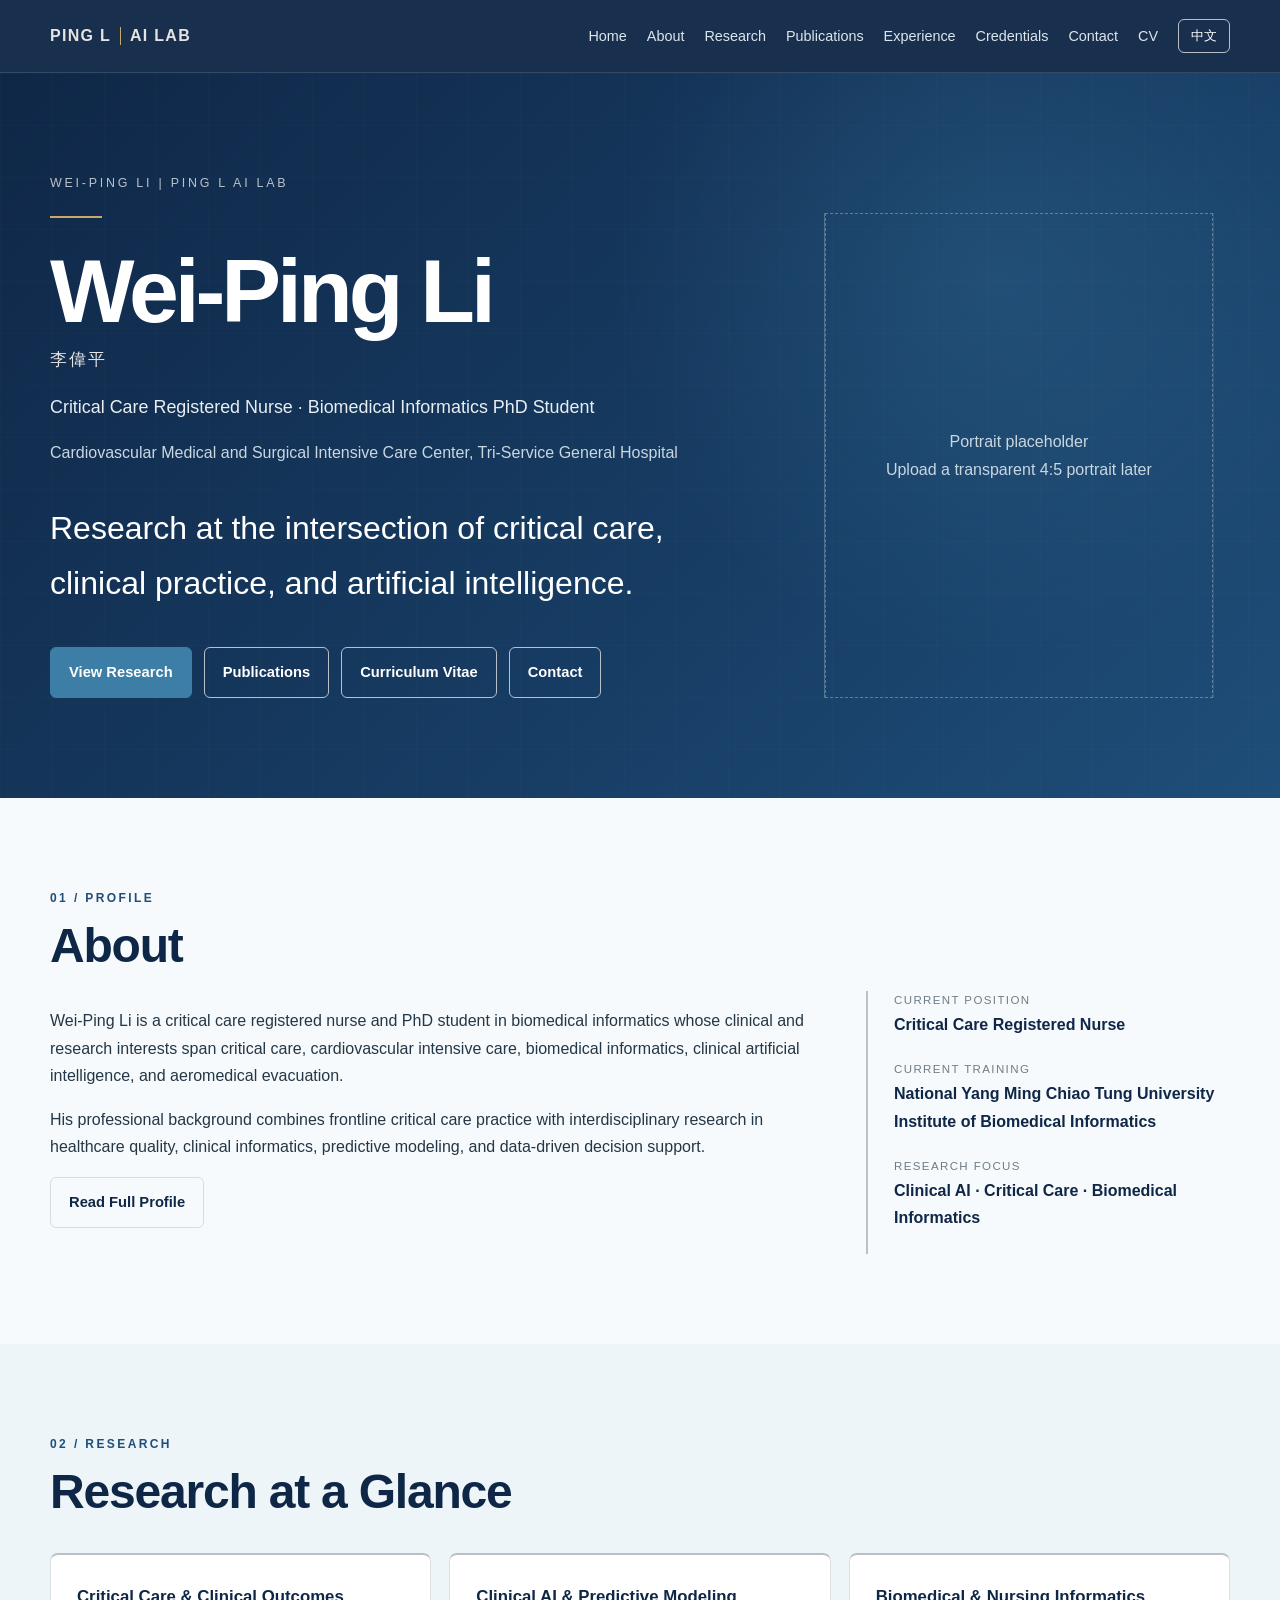
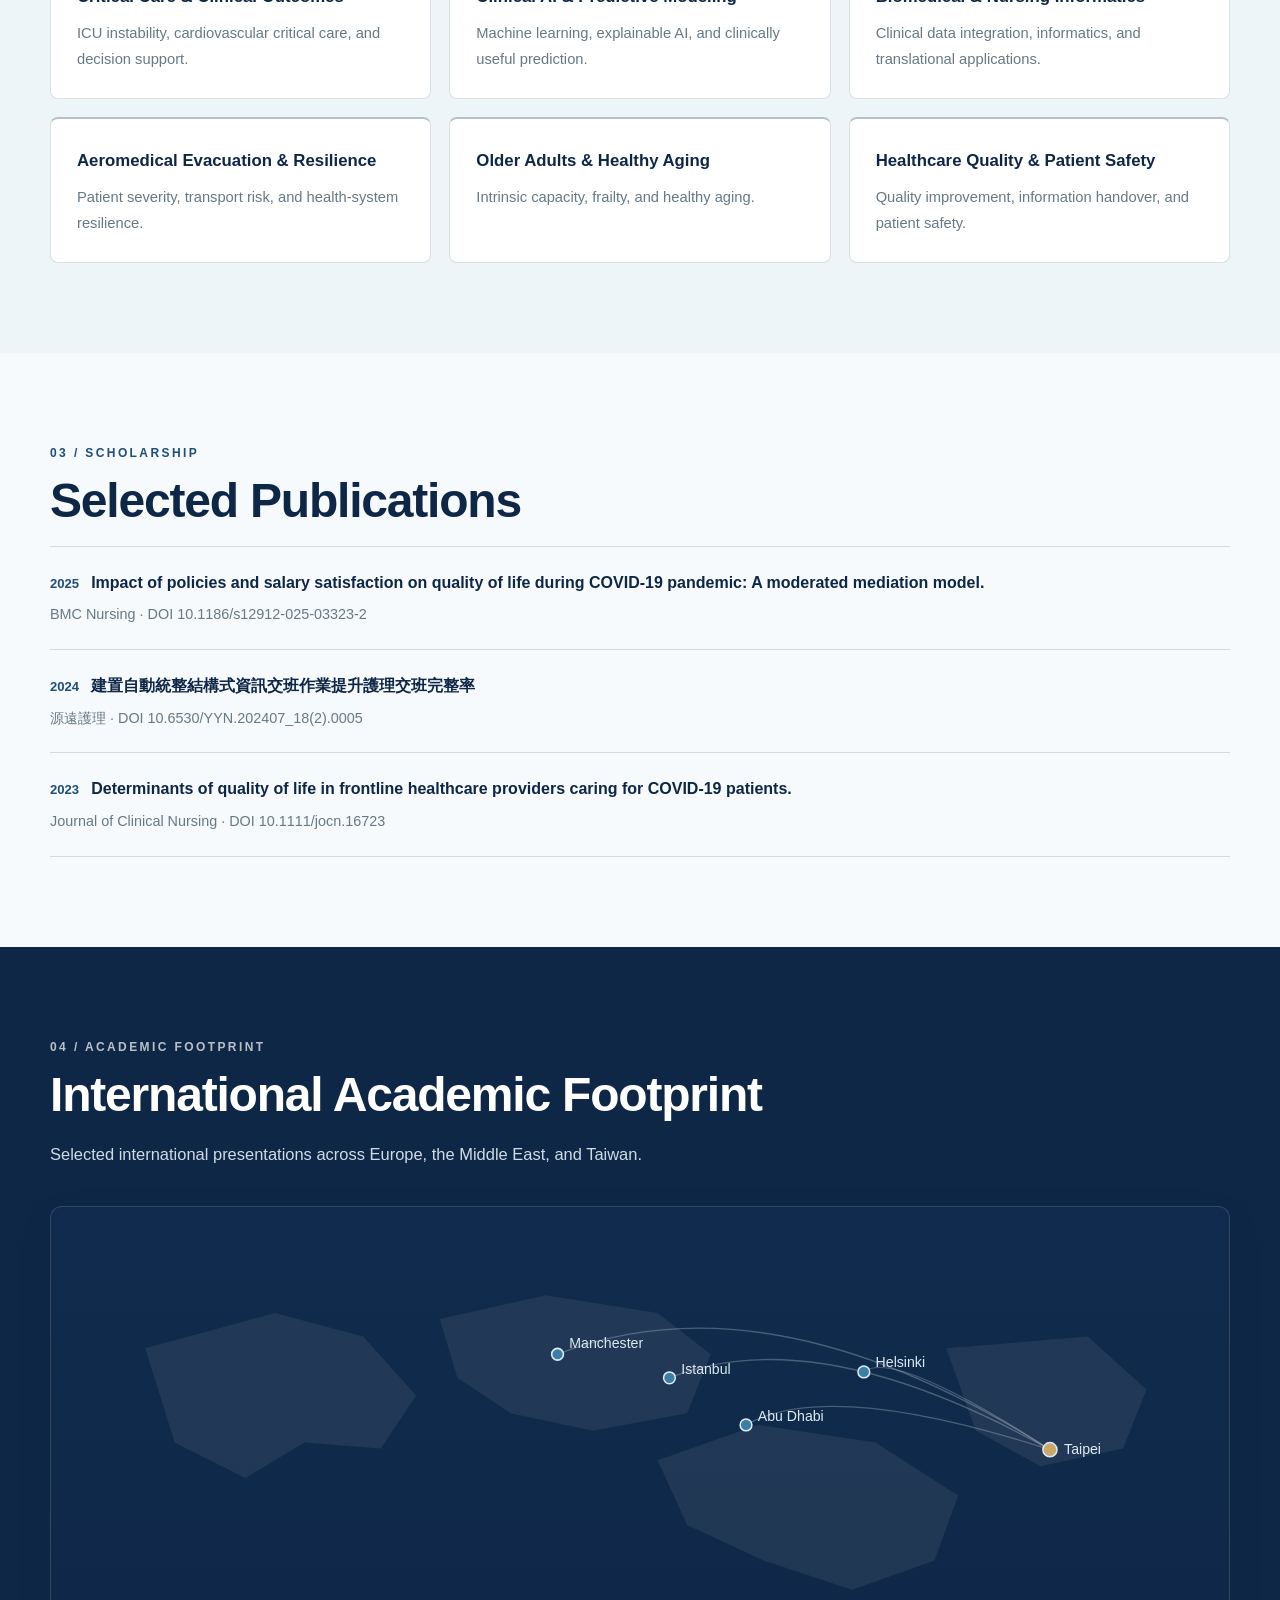
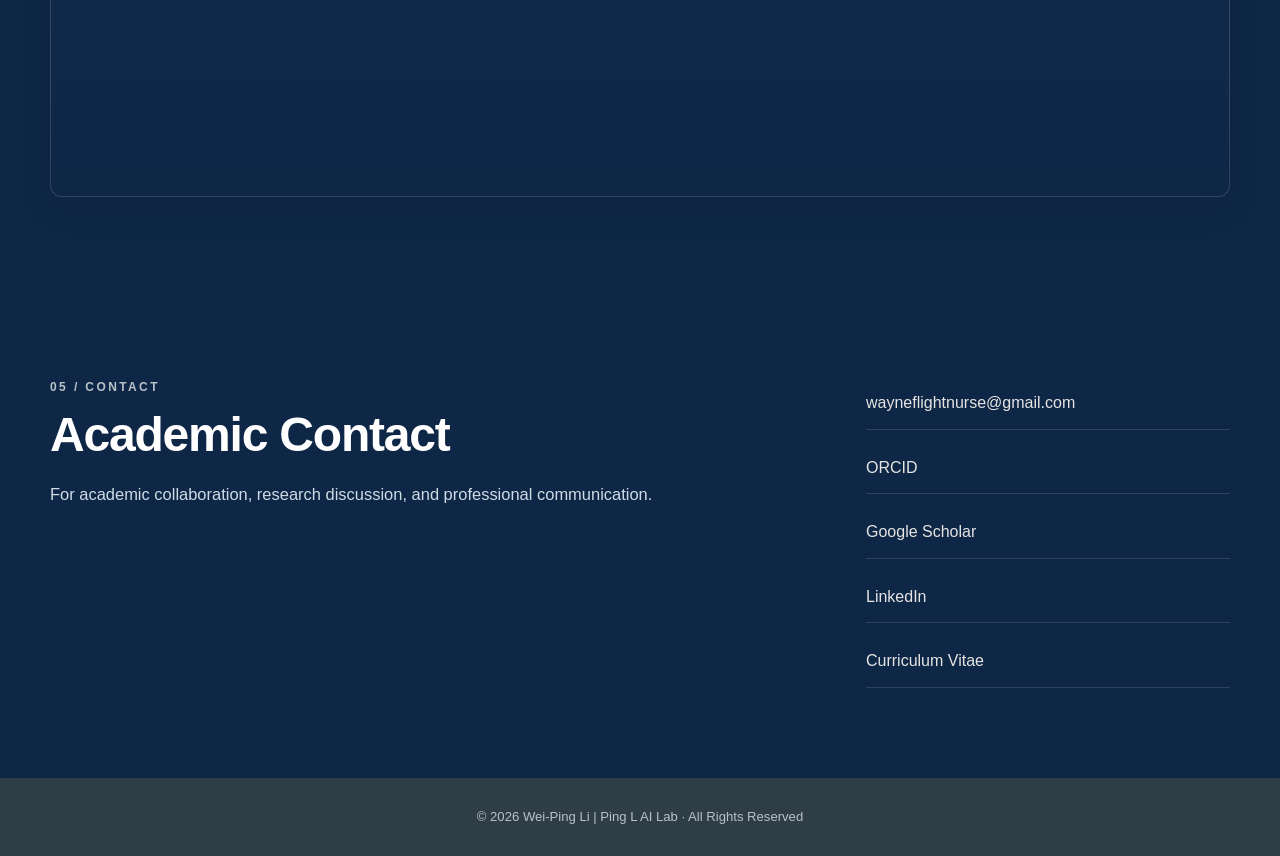
<file: index.html>
<!DOCTYPE html>
<html lang="en">
<head>
<meta charset="UTF-8">
<meta name="viewport" content="width=device-width,initial-scale=1">
<title>Wei-Ping Li | Ping L AI Lab</title>
<link rel="stylesheet" href="assets/css/main.css">
</head>
<body>

<nav class="nav">
  <div class="container nav__inner">
    <a class="brand" href="index.html">
      <span class="brand__main">PING L</span><span class="brand__divider"></span><span class="brand__tail">AI LAB</span>
    </a>
    <div class="nav__links">
      <a href="index.html"><span data-lang="en">Home</span><span data-lang="zh">首頁</span></a>
      <a href="about.html"><span data-lang="en">About</span><span data-lang="zh">關於我</span></a>
      <a href="research.html"><span data-lang="en">Research</span><span data-lang="zh">研究</span></a>
      <a href="publications.html"><span data-lang="en">Publications</span><span data-lang="zh">學術著作</span></a>
      <a href="experience.html"><span data-lang="en">Experience</span><span data-lang="zh">經歷</span></a>
      <a href="credentials.html"><span data-lang="en">Credentials</span><span data-lang="zh">專業資格</span></a>
      <a href="contact.html"><span data-lang="en">Contact</span><span data-lang="zh">聯絡</span></a>
      <a href="#" data-coming-soon><span data-lang="en">CV</span><span data-lang="zh">履歷</span></a>
      <button class="lang-toggle" id="langToggle">中文</button>
    </div>
  </div>
</nav>


<header class="hero">
  <div class="container hero__inner">
    <div>
      <div class="eyebrow">Wei-Ping Li | Ping L AI Lab</div>
      <div class="gold-line"></div>
      <h1>Wei-Ping Li</h1>
      <div class="hero__zhname">李偉平</div>
      <div class="hero__role"><span data-lang="en">Critical Care Registered Nurse · Biomedical Informatics PhD Student</span><span data-lang="zh">重症護理師 · 生物醫學資訊博士生</span></div>
      <p class="hero__identity"><span data-lang="en">Cardiovascular Medical and Surgical Intensive Care Center, Tri-Service General Hospital</span><span data-lang="zh">三軍總醫院心臟血管內外科加護中心</span></p>
      <div class="hero__statement"><span data-lang="en">Research at the intersection of critical care, clinical practice, and artificial intelligence.</span><span data-lang="zh">探索重症醫療、臨床實務與人工智慧的交會。</span></div>
      <div class="hero__actions">
        <a class="btn btn--primary" href="research.html"><span data-lang="en">View Research</span><span data-lang="zh">研究領域</span></a>
        <a class="btn btn--secondary" href="publications.html"><span data-lang="en">Publications</span><span data-lang="zh">學術著作</span></a>
        <a class="btn btn--secondary" href="#" data-coming-soon><span data-lang="en">Curriculum Vitae</span><span data-lang="zh">完整履歷</span></a>
        <a class="btn btn--secondary" href="contact.html"><span data-lang="en">Contact</span><span data-lang="zh">聯絡</span></a>
      </div>
    </div>
    <div class="hero__portrait"><div class="portrait-shell"><div class="portrait-placeholder"><span data-lang="en">Portrait placeholder<br>Upload a transparent 4:5 portrait later</span><span data-lang="zh">形象照預留位置<br>之後放入 4:5 去背直式形象照</span></div></div></div>
  </div>
</header>

<section class="section">
  <div class="container">
    <div class="kicker">01 / Profile</div>
    <h2><span data-lang="en">About</span><span data-lang="zh">關於我</span></h2>
    <div class="grid-2">
      <div>
        <p data-lang="en">Wei-Ping Li is a critical care registered nurse and PhD student in biomedical informatics whose clinical and research interests span critical care, cardiovascular intensive care, biomedical informatics, clinical artificial intelligence, and aeromedical evacuation.</p>
        <p data-lang="zh">李偉平為重症護理師及生物醫學資訊博士生，臨床與研究領域涵蓋重症醫療、心臟血管加護照護、生物醫學資訊、臨床人工智慧及空中傷患後送。</p>
        <p data-lang="en">His professional background combines frontline critical care practice with interdisciplinary research in healthcare quality, clinical informatics, predictive modeling, and data-driven decision support.</p>
        <p data-lang="zh">其專業背景結合第一線重症臨床實務與跨領域研究，關注醫療品質、臨床資訊、預測模型及資料驅動之臨床決策支援。</p>
        <a class="btn btn--ghost" href="about.html"><span data-lang="en">Read Full Profile</span><span data-lang="zh">查看完整介紹</span></a>
      </div>
      <div class="meta-panel">
        <div class="meta-item"><small><span data-lang="en">Current Position</span><span data-lang="zh">現任職務</span></small><strong><span data-lang="en">Critical Care Registered Nurse</span><span data-lang="zh">重症護理師</span></strong></div>
        <div class="meta-item"><small><span data-lang="en">Current Training</span><span data-lang="zh">目前進修</span></small><strong>National Yang Ming Chiao Tung University<br>Institute of Biomedical Informatics</strong></div>
        <div class="meta-item"><small><span data-lang="en">Research Focus</span><span data-lang="zh">研究重點</span></small><strong>Clinical AI · Critical Care · Biomedical Informatics</strong></div>
      </div>
    </div>
  </div>
</section>

<section class="section section--alt">
  <div class="container">
    <div class="kicker">02 / Research</div>
    <h2><span data-lang="en">Research at a Glance</span><span data-lang="zh">研究領域概覽</span></h2>
    <div class="cards">
      <div class="card"><h3>Critical Care & Clinical Outcomes</h3><p><span data-lang="en">ICU instability, cardiovascular critical care, and decision support.</span><span data-lang="zh">重症不穩定、心血管重症照護與臨床決策支援。</span></p></div>
      <div class="card"><h3>Clinical AI & Predictive Modeling</h3><p><span data-lang="en">Machine learning, explainable AI, and clinically useful prediction.</span><span data-lang="zh">機器學習、可解釋人工智慧與臨床預測。</span></p></div>
      <div class="card"><h3>Biomedical & Nursing Informatics</h3><p><span data-lang="en">Clinical data integration, informatics, and translational applications.</span><span data-lang="zh">臨床資料整合、資訊學與轉譯應用。</span></p></div>
      <div class="card"><h3>Aeromedical Evacuation & Resilience</h3><p><span data-lang="en">Patient severity, transport risk, and health-system resilience.</span><span data-lang="zh">病人嚴重度、運送風險與醫療系統韌性。</span></p></div>
      <div class="card"><h3>Older Adults & Healthy Aging</h3><p><span data-lang="en">Intrinsic capacity, frailty, and healthy aging.</span><span data-lang="zh">內在能力、衰弱與高齡健康。</span></p></div>
      <div class="card"><h3>Healthcare Quality & Patient Safety</h3><p><span data-lang="en">Quality improvement, information handover, and patient safety.</span><span data-lang="zh">醫療品質改善、資訊交班與病人安全。</span></p></div>
    </div>
  </div>
</section>

<section class="section">
  <div class="container">
    <div class="kicker">03 / Scholarship</div>
    <h2><span data-lang="en">Selected Publications</span><span data-lang="zh">代表性著作</span></h2>
    <div class="list-row"><span class="list-row__year">2025</span><span class="list-row__title">Impact of policies and salary satisfaction on quality of life during COVID-19 pandemic: A moderated mediation model.</span><div class="list-row__meta">BMC Nursing · DOI 10.1186/s12912-025-03323-2</div></div>
    <div class="list-row"><span class="list-row__year">2024</span><span class="list-row__title">建置自動統整結構式資訊交班作業提升護理交班完整率</span><div class="list-row__meta">源遠護理 · DOI 10.6530/YYN.202407_18(2).0005</div></div>
    <div class="list-row"><span class="list-row__year">2023</span><span class="list-row__title">Determinants of quality of life in frontline healthcare providers caring for COVID-19 patients.</span><div class="list-row__meta">Journal of Clinical Nursing · DOI 10.1111/jocn.16723</div></div>
  </div>
</section>

<section class="section section--dark">
  <div class="container" data-academic-map>
    <div class="kicker">04 / Academic Footprint</div>
    <h2><span data-lang="en">International Academic Footprint</span><span data-lang="zh">國際學術足跡</span></h2>
    <p class="lead"><span data-lang="en">Selected international presentations across Europe, the Middle East, and Taiwan.</span><span data-lang="zh">於歐洲、中東與臺灣進行之代表性國際學術發表。</span></p>
    <div class="map-wrap map-shell">
      <svg class="map-svg" viewBox="0 0 1000 500" aria-label="Academic footprint map">
        <path class="map-land" d="M80 120 L190 90 L265 110 L310 160 L280 205 L215 200 L165 230 L105 200 Z"/>
        <path class="map-land" d="M330 95 L420 75 L515 90 L560 125 L540 175 L460 190 L390 175 L345 145 Z"/>
        <path class="map-land" d="M515 215 L600 185 L700 200 L770 245 L750 300 L680 325 L605 300 L540 270 Z"/>
        <path class="map-land" d="M760 120 L880 110 L930 155 L910 205 L840 220 L785 190 Z"/>
        <path class="route" d="M848 206 Q610 55 430 125"/>
        <path class="route" d="M848 206 Q650 95 525 145"/>
        <path class="route" d="M848 206 Q660 145 590 185"/>
        <path class="route" d="M848 206 Q715 120 690 140"/>
        <circle class="city-dot city-dot--home" cx="848" cy="206" r="6" data-title-en="🇹🇼 Taipei, Taiwan (Republic of China)" data-title-zh="🇹🇼 臺北，臺灣（中華民國）" data-meta-en="MedInfo 2025 · Poster presentations; SECC 2025 · Oral presentation" data-meta-zh="MedInfo 2025 · 海報發表；SECC 2025 · 口頭報告"/>
        <text class="map-label" x="860" y="210">Taipei</text>
        <circle class="city-dot" cx="430" cy="125" r="5" data-title-en="🇬🇧 Manchester, United Kingdom" data-title-zh="🇬🇧 曼徹斯特，英國" data-meta-en="Nursing Informatics 2024 · Invited Talk" data-meta-zh="Nursing Informatics 2024 · 受邀演講"/>
        <text class="map-label" x="440" y="120">Manchester</text>
        <circle class="city-dot" cx="525" cy="145" r="5" data-title-en="🇹🇷 Istanbul, Türkiye" data-title-zh="🇹🇷 伊斯坦堡，土耳其" data-meta-en="ISQua 2024 · Poster Presentation" data-meta-zh="ISQua 2024 · 海報發表"/>
        <text class="map-label" x="535" y="142">Istanbul</text>
        <circle class="city-dot" cx="590" cy="185" r="5" data-title-en="🇦🇪 Abu Dhabi, United Arab Emirates" data-title-zh="🇦🇪 阿布達比，阿拉伯聯合大公國" data-meta-en="Sigma 2023 · Poster Presentation" data-meta-zh="Sigma 2023 · 海報發表"/>
        <text class="map-label" x="600" y="182">Abu Dhabi</text>
        <circle class="city-dot" cx="690" cy="140" r="5" data-title-en="🇫🇮 Helsinki, Finland" data-title-zh="🇫🇮 赫爾辛基，芬蘭" data-meta-en="ICN 2025 · Poster Presentation · 2 presentations" data-meta-zh="ICN 2025 · 海報發表 · 2 篇"/>
        <text class="map-label" x="700" y="136">Helsinki</text>
      </svg>
      <div class="map-tooltip"></div>
    </div>
    <div class="mobile-conferences">
      <div class="list-row"><span class="list-row__year">2023</span><span class="list-row__title">🇦🇪 Abu Dhabi · Sigma</span><div class="list-row__meta">Poster Presentation</div></div>
      <div class="list-row"><span class="list-row__year">2024</span><span class="list-row__title">🇬🇧 Manchester · Nursing Informatics</span><div class="list-row__meta">Invited Talk</div></div>
      <div class="list-row"><span class="list-row__year">2024</span><span class="list-row__title">🇹🇷 Istanbul · ISQua</span><div class="list-row__meta">Poster Presentation</div></div>
      <div class="list-row"><span class="list-row__year">2025</span><span class="list-row__title">🇫🇮 Helsinki · ICN</span><div class="list-row__meta">Poster Presentation · Co-author</div></div>
      <div class="list-row"><span class="list-row__year">2025</span><span class="list-row__title">🇹🇼 Taipei · MedInfo / SECC</span><div class="list-row__meta">Poster Presentation · Oral Presentation</div></div>
    </div>
  </div>
</section>

<section class="section section--dark">
  <div class="container grid-2">
    <div><div class="kicker">05 / Contact</div><h2><span data-lang="en">Academic Contact</span><span data-lang="zh">學術聯絡</span></h2><p class="lead"><span data-lang="en">For academic collaboration, research discussion, and professional communication.</span><span data-lang="zh">歡迎學術合作、研究交流與專業聯繫。</span></p></div>
    <div class="contact-links"><a href="mailto:wayneflightnurse@gmail.com">wayneflightnurse@gmail.com</a><a href="#" data-coming-soon>ORCID</a><a href="#" data-coming-soon>Google Scholar</a><a href="#" data-coming-soon>LinkedIn</a><a href="#" data-coming-soon><span data-lang="en">Curriculum Vitae</span><span data-lang="zh">完整履歷</span></a></div>
  </div>
</section>


<footer>© 2026 Wei-Ping Li | Ping L AI Lab · All Rights Reserved</footer>
<script src="assets/js/language.js"></script>
<script src="assets/js/main.js"></script>

<script src="assets/js/academic-map.js"></script>
</body>
</html>
</file>
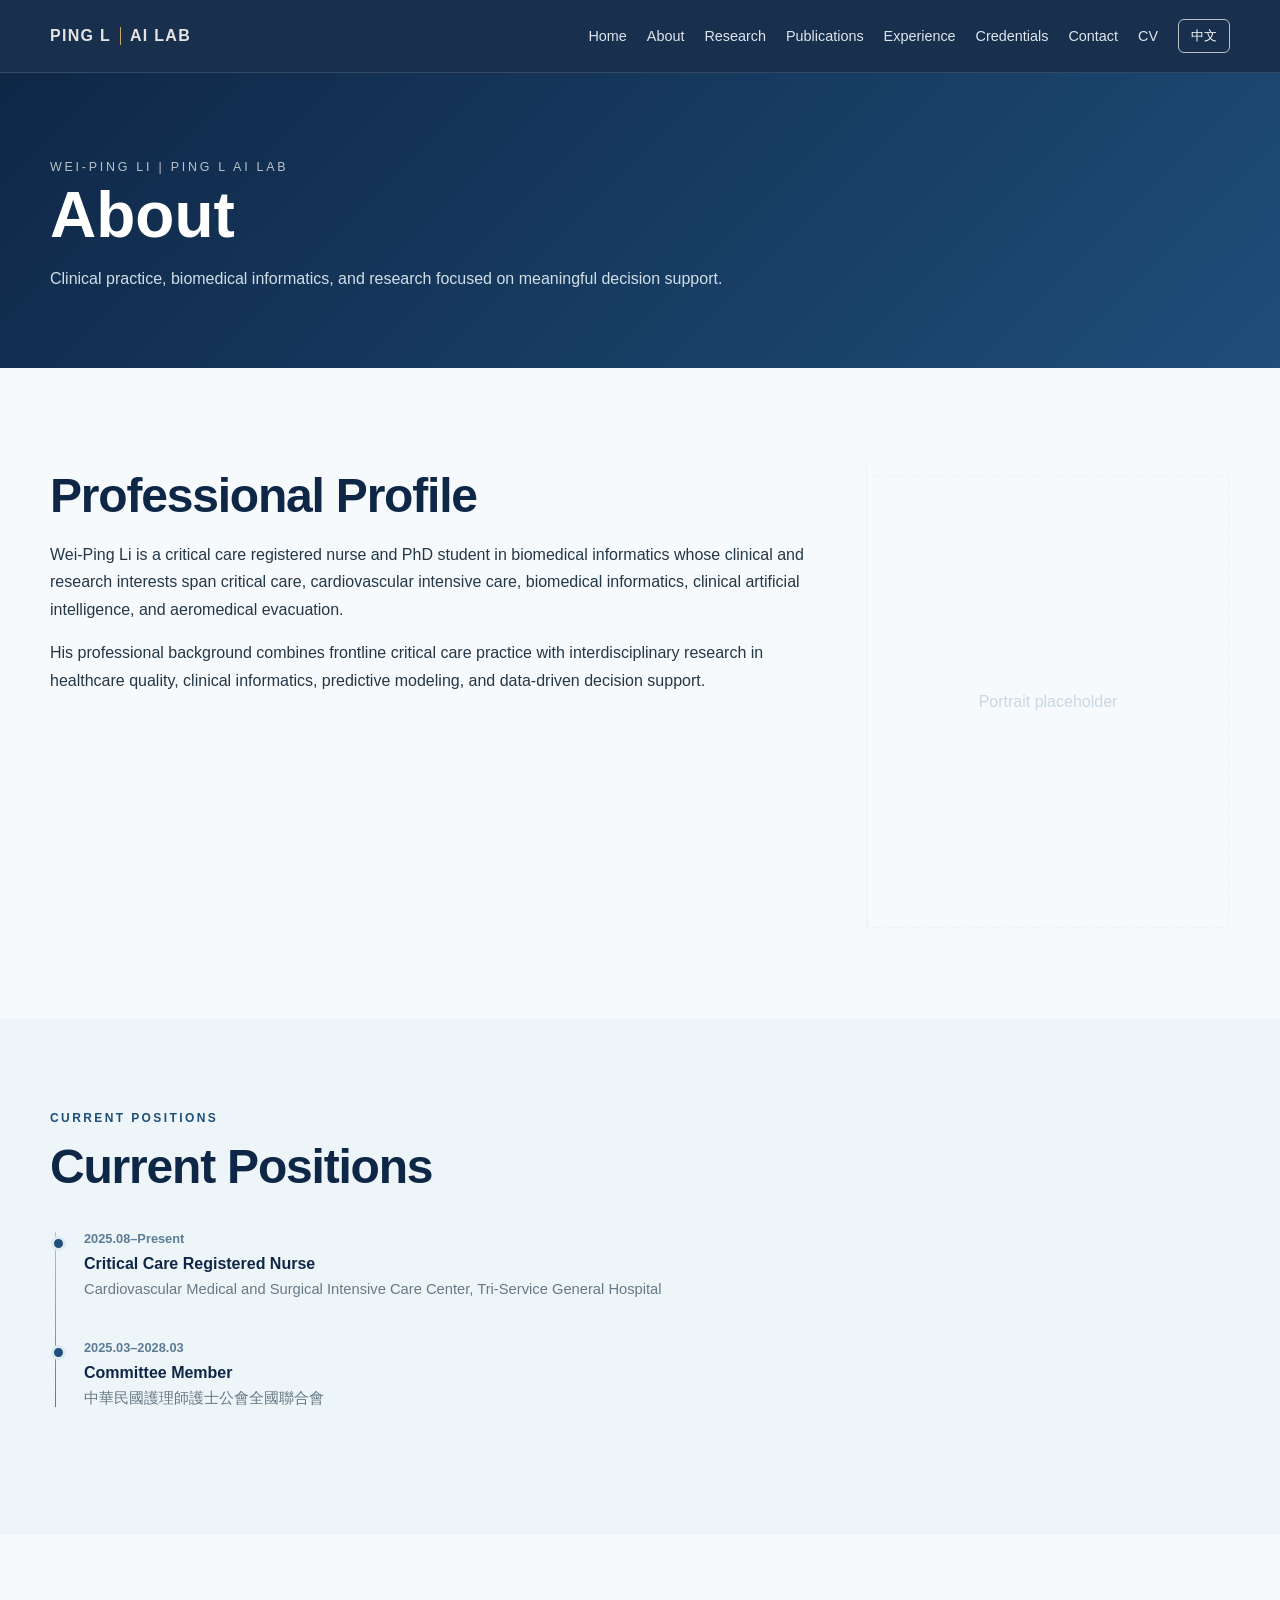
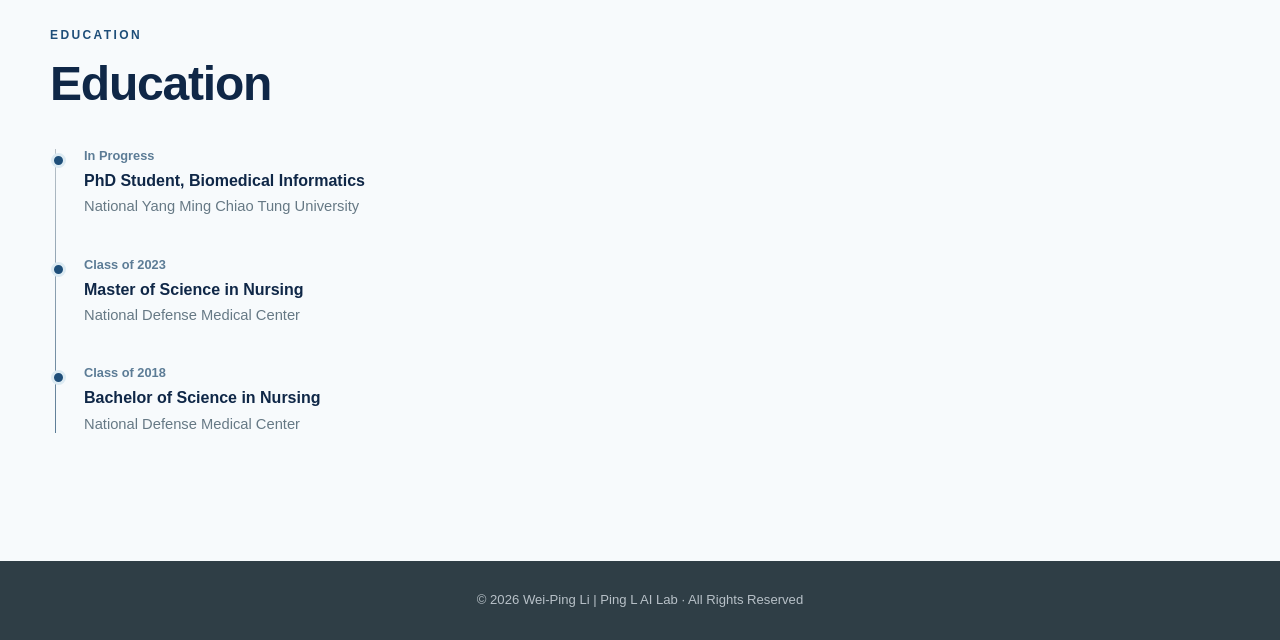
<file: about.html>
<!DOCTYPE html>
<html lang="en">
<head>
<meta charset="UTF-8">
<meta name="viewport" content="width=device-width,initial-scale=1">
<title>About | Wei-Ping Li</title>
<link rel="stylesheet" href="assets/css/main.css">
</head>
<body>

<nav class="nav">
  <div class="container nav__inner">
    <a class="brand" href="index.html">
      <span class="brand__main">PING L</span><span class="brand__divider"></span><span class="brand__tail">AI LAB</span>
    </a>
    <div class="nav__links">
      <a href="index.html"><span data-lang="en">Home</span><span data-lang="zh">首頁</span></a>
      <a href="about.html"><span data-lang="en">About</span><span data-lang="zh">關於我</span></a>
      <a href="research.html"><span data-lang="en">Research</span><span data-lang="zh">研究</span></a>
      <a href="publications.html"><span data-lang="en">Publications</span><span data-lang="zh">學術著作</span></a>
      <a href="experience.html"><span data-lang="en">Experience</span><span data-lang="zh">經歷</span></a>
      <a href="credentials.html"><span data-lang="en">Credentials</span><span data-lang="zh">專業資格</span></a>
      <a href="contact.html"><span data-lang="en">Contact</span><span data-lang="zh">聯絡</span></a>
      <a href="#" data-coming-soon><span data-lang="en">CV</span><span data-lang="zh">履歷</span></a>
      <button class="lang-toggle" id="langToggle">中文</button>
    </div>
  </div>
</nav>


<section class="page-hero"><div class="container"><div class="eyebrow">Wei-Ping Li | Ping L AI Lab</div><h1><span data-lang="en">About</span><span data-lang="zh">關於我</span></h1><p><span data-lang="en">Clinical practice, biomedical informatics, and research focused on meaningful decision support.</span><span data-lang="zh">以臨床實務、生物醫學資訊與可落地的臨床決策支援為核心。</span></p></div></section>
<section class="section"><div class="container grid-2"><div>
<h2><span data-lang="en">Professional Profile</span><span data-lang="zh">專業簡介</span></h2>
<p data-lang="en">Wei-Ping Li is a critical care registered nurse and PhD student in biomedical informatics whose clinical and research interests span critical care, cardiovascular intensive care, biomedical informatics, clinical artificial intelligence, and aeromedical evacuation.</p>
<p data-lang="zh">李偉平為重症護理師及生物醫學資訊博士生，臨床與研究領域涵蓋重症醫療、心臟血管加護照護、生物醫學資訊、臨床人工智慧及空中傷患後送。</p>
<p data-lang="en">His professional background combines frontline critical care practice with interdisciplinary research in healthcare quality, clinical informatics, predictive modeling, and data-driven decision support.</p>
<p data-lang="zh">其專業背景結合第一線重症臨床實務與跨領域研究，關注醫療品質、臨床資訊、預測模型及資料驅動之臨床決策支援。</p>
</div><div class="portrait-shell"><div class="portrait-placeholder"><span data-lang="en">Portrait placeholder</span><span data-lang="zh">形象照預留位置</span></div></div></div></section>
<section class="section section--alt"><div class="container"><div class="kicker">Current Positions</div><h2><span data-lang="en">Current Positions</span><span data-lang="zh">現任職務</span></h2>
<div class="timeline">
<div class="timeline__item"><div class="timeline__date">2025.08–Present</div><div class="timeline__title"><span data-lang="en">Critical Care Registered Nurse</span><span data-lang="zh">心臟血管內外科加護中心護理師</span></div><div class="timeline__text">Cardiovascular Medical and Surgical Intensive Care Center, Tri-Service General Hospital</div></div>
<div class="timeline__item"><div class="timeline__date">2025.03–2028.03</div><div class="timeline__title"><span data-lang="en">Committee Member</span><span data-lang="zh">委員</span></div><div class="timeline__text">中華民國護理師護士公會全國聯合會</div></div>
</div></div></section>
<section class="section"><div class="container"><div class="kicker">Education</div><h2><span data-lang="en">Education</span><span data-lang="zh">學歷</span></h2>
<div class="timeline">
<div class="timeline__item"><div class="timeline__date">In Progress</div><div class="timeline__title"><span data-lang="en">PhD Student, Biomedical Informatics</span><span data-lang="zh">生物醫學資訊研究所博士班</span></div><div class="timeline__text">National Yang Ming Chiao Tung University</div></div>
<div class="timeline__item"><div class="timeline__date">Class of 2023</div><div class="timeline__title"><span data-lang="en">Master of Science in Nursing</span><span data-lang="zh">護理研究所碩士</span></div><div class="timeline__text">National Defense Medical Center</div></div>
<div class="timeline__item"><div class="timeline__date">Class of 2018</div><div class="timeline__title"><span data-lang="en">Bachelor of Science in Nursing</span><span data-lang="zh">護理學系學士</span></div><div class="timeline__text">National Defense Medical Center</div></div>
</div></div></section>


<footer>© 2026 Wei-Ping Li | Ping L AI Lab · All Rights Reserved</footer>
<script src="assets/js/language.js"></script>
<script src="assets/js/main.js"></script>


</body>
</html>
</file>
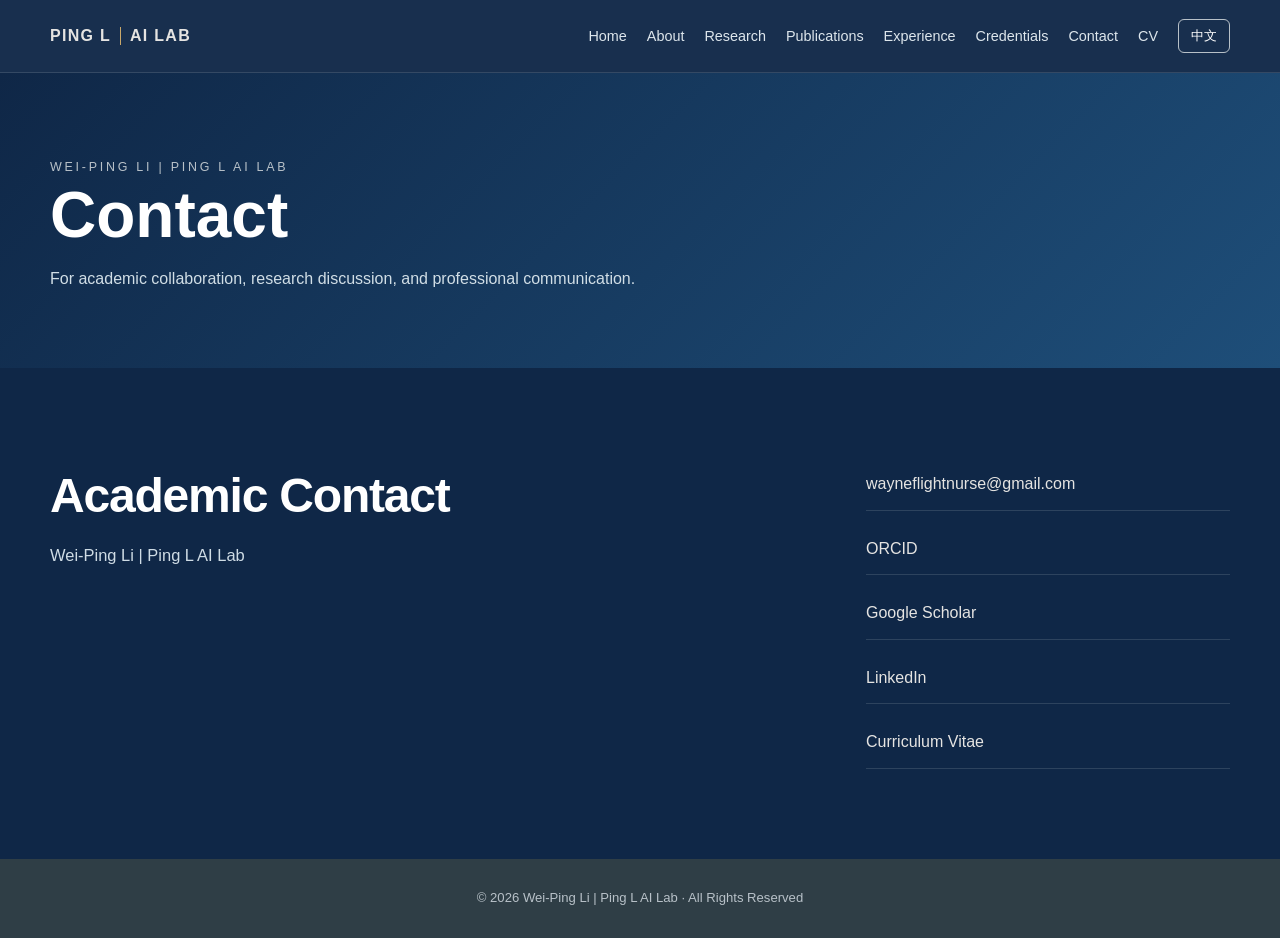
<file: contact.html>
<!DOCTYPE html>
<html lang="en">
<head>
<meta charset="UTF-8">
<meta name="viewport" content="width=device-width,initial-scale=1">
<title>Contact | Wei-Ping Li</title>
<link rel="stylesheet" href="assets/css/main.css">
</head>
<body>

<nav class="nav">
  <div class="container nav__inner">
    <a class="brand" href="index.html">
      <span class="brand__main">PING L</span><span class="brand__divider"></span><span class="brand__tail">AI LAB</span>
    </a>
    <div class="nav__links">
      <a href="index.html"><span data-lang="en">Home</span><span data-lang="zh">首頁</span></a>
      <a href="about.html"><span data-lang="en">About</span><span data-lang="zh">關於我</span></a>
      <a href="research.html"><span data-lang="en">Research</span><span data-lang="zh">研究</span></a>
      <a href="publications.html"><span data-lang="en">Publications</span><span data-lang="zh">學術著作</span></a>
      <a href="experience.html"><span data-lang="en">Experience</span><span data-lang="zh">經歷</span></a>
      <a href="credentials.html"><span data-lang="en">Credentials</span><span data-lang="zh">專業資格</span></a>
      <a href="contact.html"><span data-lang="en">Contact</span><span data-lang="zh">聯絡</span></a>
      <a href="#" data-coming-soon><span data-lang="en">CV</span><span data-lang="zh">履歷</span></a>
      <button class="lang-toggle" id="langToggle">中文</button>
    </div>
  </div>
</nav>


<section class="page-hero"><div class="container"><div class="eyebrow">Wei-Ping Li | Ping L AI Lab</div><h1><span data-lang="en">Contact</span><span data-lang="zh">聯絡</span></h1><p><span data-lang="en">For academic collaboration, research discussion, and professional communication.</span><span data-lang="zh">歡迎學術合作、研究交流與專業聯繫。</span></p></div></section>
<section class="section section--dark"><div class="container grid-2"><div><h2><span data-lang="en">Academic Contact</span><span data-lang="zh">學術聯絡</span></h2><p class="lead">Wei-Ping Li | Ping L AI Lab</p></div><div class="contact-links"><a href="mailto:wayneflightnurse@gmail.com">wayneflightnurse@gmail.com</a><a href="#" data-coming-soon>ORCID</a><a href="#" data-coming-soon>Google Scholar</a><a href="#" data-coming-soon>LinkedIn</a><a href="#" data-coming-soon><span data-lang="en">Curriculum Vitae</span><span data-lang="zh">完整履歷</span></a></div></div></section>


<footer>© 2026 Wei-Ping Li | Ping L AI Lab · All Rights Reserved</footer>
<script src="assets/js/language.js"></script>
<script src="assets/js/main.js"></script>


</body>
</html>
</file>
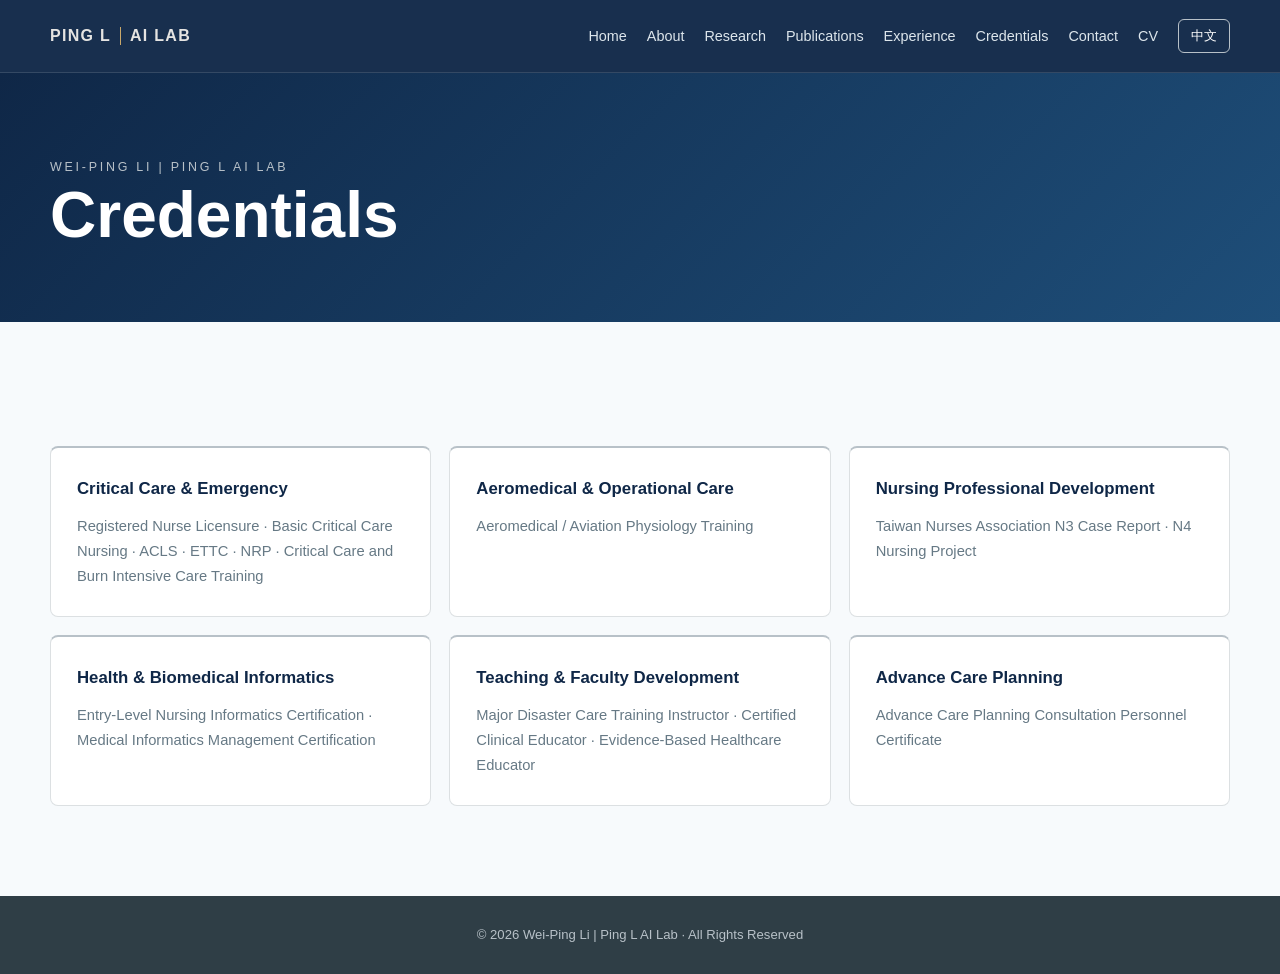
<file: credentials.html>
<!DOCTYPE html>
<html lang="en">
<head>
<meta charset="UTF-8">
<meta name="viewport" content="width=device-width,initial-scale=1">
<title>Credentials | Wei-Ping Li</title>
<link rel="stylesheet" href="assets/css/main.css">
</head>
<body>

<nav class="nav">
  <div class="container nav__inner">
    <a class="brand" href="index.html">
      <span class="brand__main">PING L</span><span class="brand__divider"></span><span class="brand__tail">AI LAB</span>
    </a>
    <div class="nav__links">
      <a href="index.html"><span data-lang="en">Home</span><span data-lang="zh">首頁</span></a>
      <a href="about.html"><span data-lang="en">About</span><span data-lang="zh">關於我</span></a>
      <a href="research.html"><span data-lang="en">Research</span><span data-lang="zh">研究</span></a>
      <a href="publications.html"><span data-lang="en">Publications</span><span data-lang="zh">學術著作</span></a>
      <a href="experience.html"><span data-lang="en">Experience</span><span data-lang="zh">經歷</span></a>
      <a href="credentials.html"><span data-lang="en">Credentials</span><span data-lang="zh">專業資格</span></a>
      <a href="contact.html"><span data-lang="en">Contact</span><span data-lang="zh">聯絡</span></a>
      <a href="#" data-coming-soon><span data-lang="en">CV</span><span data-lang="zh">履歷</span></a>
      <button class="lang-toggle" id="langToggle">中文</button>
    </div>
  </div>
</nav>


<section class="page-hero"><div class="container"><div class="eyebrow">Wei-Ping Li | Ping L AI Lab</div><h1><span data-lang="en">Credentials</span><span data-lang="zh">專業資格</span></h1></div></section>
<section class="section"><div class="container"><div class="cards">
<div class="card"><h3>Critical Care & Emergency</h3><p>Registered Nurse Licensure · Basic Critical Care Nursing · ACLS · ETTC · NRP · Critical Care and Burn Intensive Care Training</p></div>
<div class="card"><h3>Aeromedical & Operational Care</h3><p>Aeromedical / Aviation Physiology Training</p></div>
<div class="card"><h3>Nursing Professional Development</h3><p>Taiwan Nurses Association N3 Case Report · N4 Nursing Project</p></div>
<div class="card"><h3>Health & Biomedical Informatics</h3><p>Entry-Level Nursing Informatics Certification · Medical Informatics Management Certification</p></div>
<div class="card"><h3>Teaching & Faculty Development</h3><p>Major Disaster Care Training Instructor · Certified Clinical Educator · Evidence-Based Healthcare Educator</p></div>
<div class="card"><h3>Advance Care Planning</h3><p>Advance Care Planning Consultation Personnel Certificate</p></div>
</div></div></section>


<footer>© 2026 Wei-Ping Li | Ping L AI Lab · All Rights Reserved</footer>
<script src="assets/js/language.js"></script>
<script src="assets/js/main.js"></script>


</body>
</html>
</file>
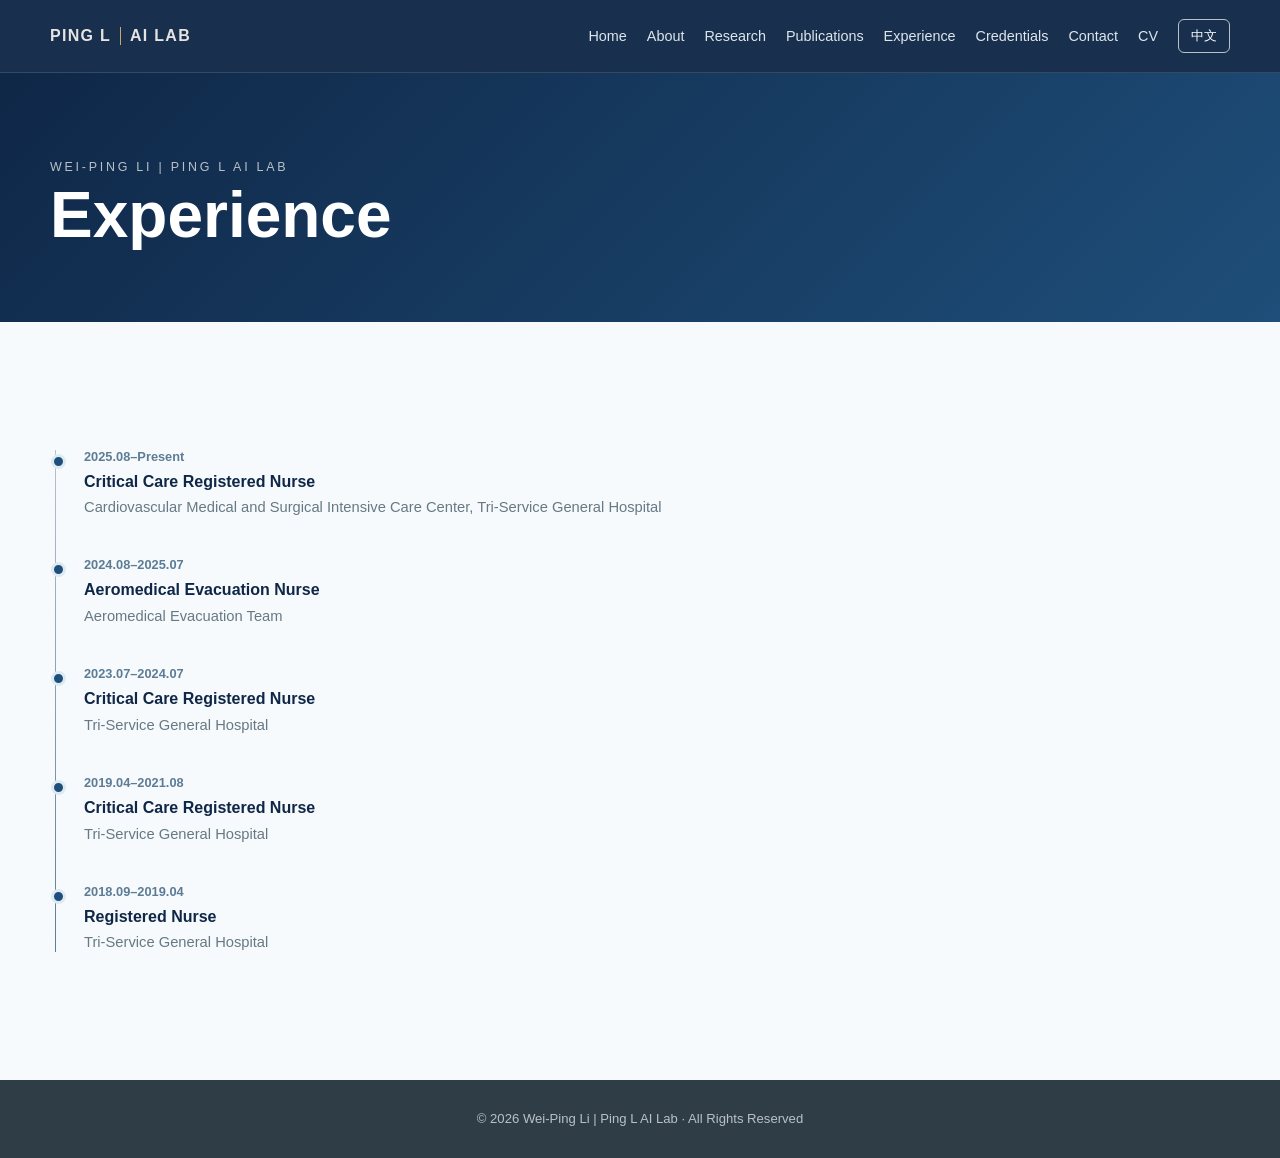
<file: experience.html>
<!DOCTYPE html>
<html lang="en">
<head>
<meta charset="UTF-8">
<meta name="viewport" content="width=device-width,initial-scale=1">
<title>Experience | Wei-Ping Li</title>
<link rel="stylesheet" href="assets/css/main.css">
</head>
<body>

<nav class="nav">
  <div class="container nav__inner">
    <a class="brand" href="index.html">
      <span class="brand__main">PING L</span><span class="brand__divider"></span><span class="brand__tail">AI LAB</span>
    </a>
    <div class="nav__links">
      <a href="index.html"><span data-lang="en">Home</span><span data-lang="zh">首頁</span></a>
      <a href="about.html"><span data-lang="en">About</span><span data-lang="zh">關於我</span></a>
      <a href="research.html"><span data-lang="en">Research</span><span data-lang="zh">研究</span></a>
      <a href="publications.html"><span data-lang="en">Publications</span><span data-lang="zh">學術著作</span></a>
      <a href="experience.html"><span data-lang="en">Experience</span><span data-lang="zh">經歷</span></a>
      <a href="credentials.html"><span data-lang="en">Credentials</span><span data-lang="zh">專業資格</span></a>
      <a href="contact.html"><span data-lang="en">Contact</span><span data-lang="zh">聯絡</span></a>
      <a href="#" data-coming-soon><span data-lang="en">CV</span><span data-lang="zh">履歷</span></a>
      <button class="lang-toggle" id="langToggle">中文</button>
    </div>
  </div>
</nav>


<section class="page-hero"><div class="container"><div class="eyebrow">Wei-Ping Li | Ping L AI Lab</div><h1><span data-lang="en">Experience</span><span data-lang="zh">經歷</span></h1></div></section>
<section class="section"><div class="container"><div class="timeline">
<div class="timeline__item"><div class="timeline__date">2025.08–Present</div><div class="timeline__title"><span data-lang="en">Critical Care Registered Nurse</span><span data-lang="zh">心臟血管內外科加護中心護理師</span></div><div class="timeline__text">Cardiovascular Medical and Surgical Intensive Care Center, Tri-Service General Hospital</div></div>
<div class="timeline__item"><div class="timeline__date">2024.08–2025.07</div><div class="timeline__title"><span data-lang="en">Aeromedical Evacuation Nurse</span><span data-lang="zh">空中傷患後送組航空護理官</span></div><div class="timeline__text"><span data-lang="en">Aeromedical Evacuation Team</span><span data-lang="zh">空中傷患後送組</span></div></div>
<div class="timeline__item"><div class="timeline__date">2023.07–2024.07</div><div class="timeline__title"><span data-lang="en">Critical Care Registered Nurse</span><span data-lang="zh">第二內科加護中心護理師</span></div><div class="timeline__text">Tri-Service General Hospital</div></div>
<div class="timeline__item"><div class="timeline__date">2019.04–2021.08</div><div class="timeline__title"><span data-lang="en">Critical Care Registered Nurse</span><span data-lang="zh">第二內科加護中心護理師</span></div><div class="timeline__text">Tri-Service General Hospital</div></div>
<div class="timeline__item"><div class="timeline__date">2018.09–2019.04</div><div class="timeline__title"><span data-lang="en">Registered Nurse</span><span data-lang="zh">六十一病房護理師</span></div><div class="timeline__text">Tri-Service General Hospital</div></div>
</div></div></section>


<footer>© 2026 Wei-Ping Li | Ping L AI Lab · All Rights Reserved</footer>
<script src="assets/js/language.js"></script>
<script src="assets/js/main.js"></script>


</body>
</html>
</file>
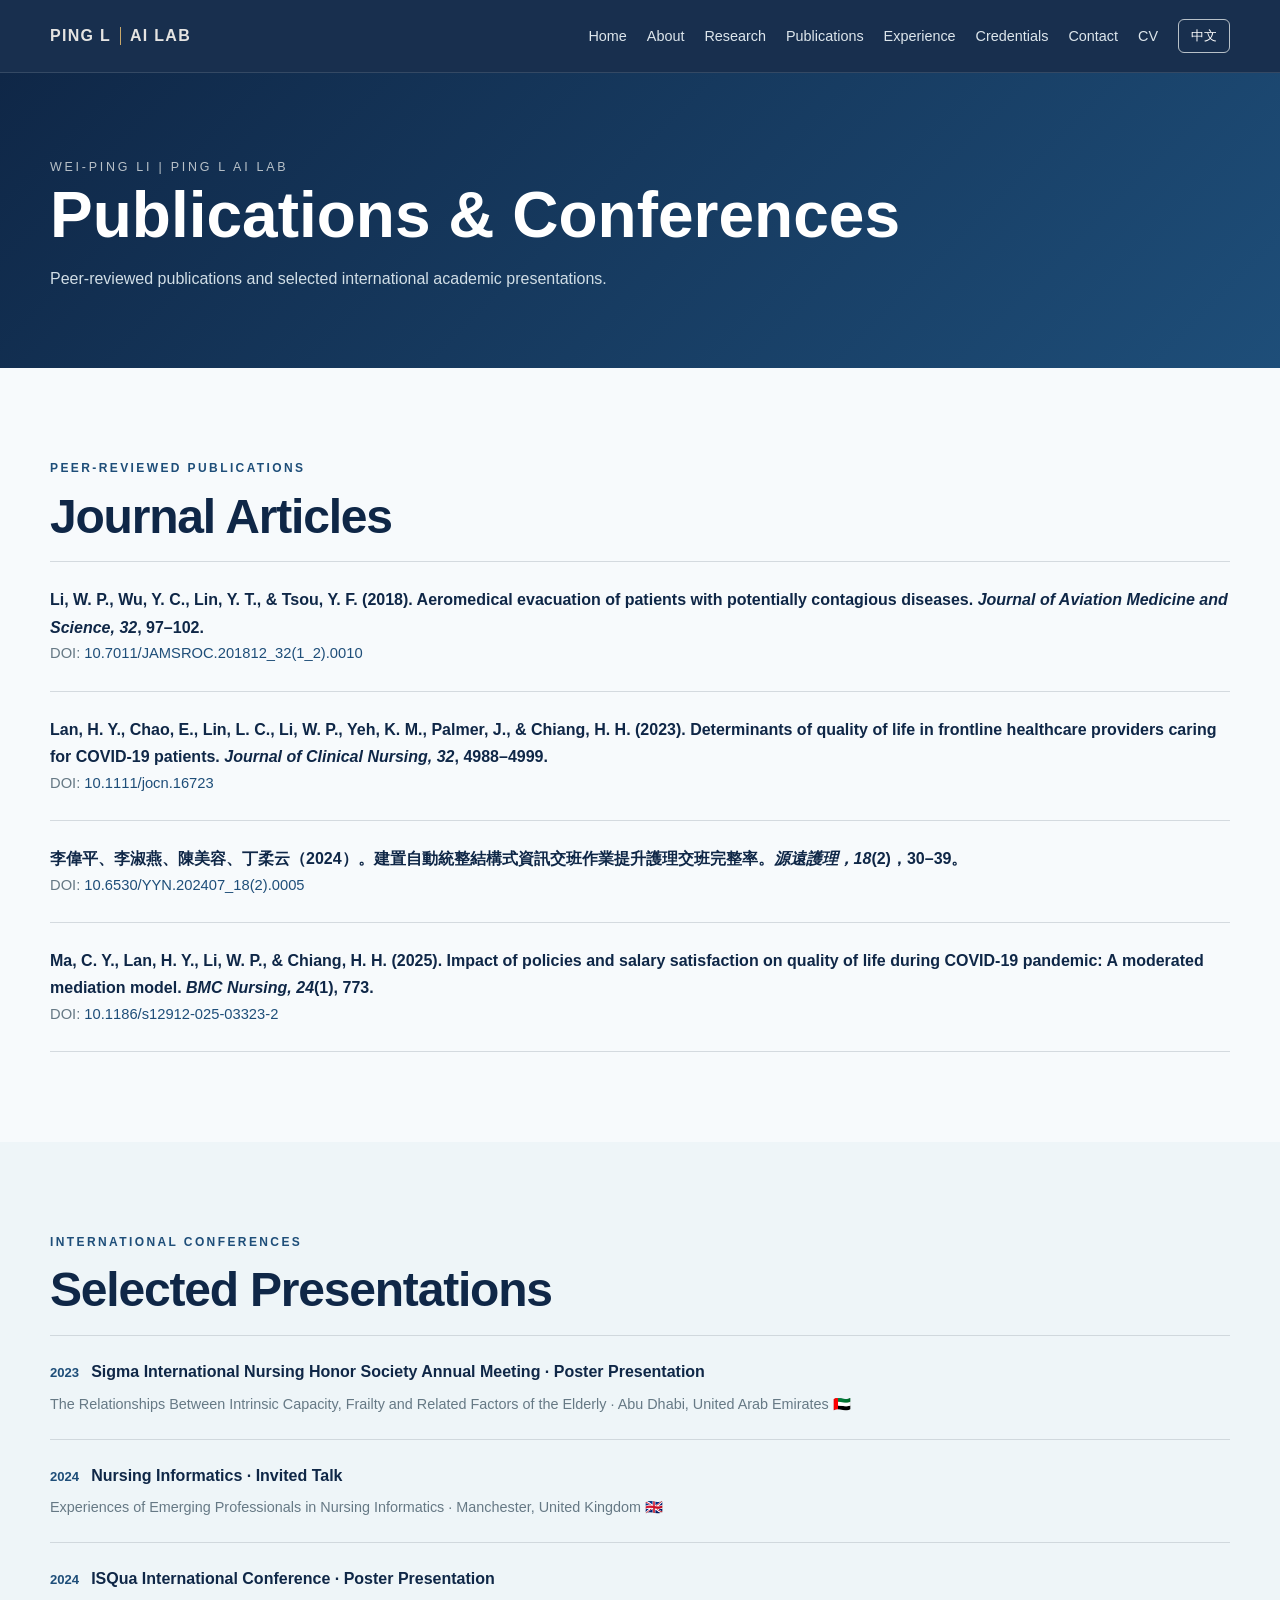
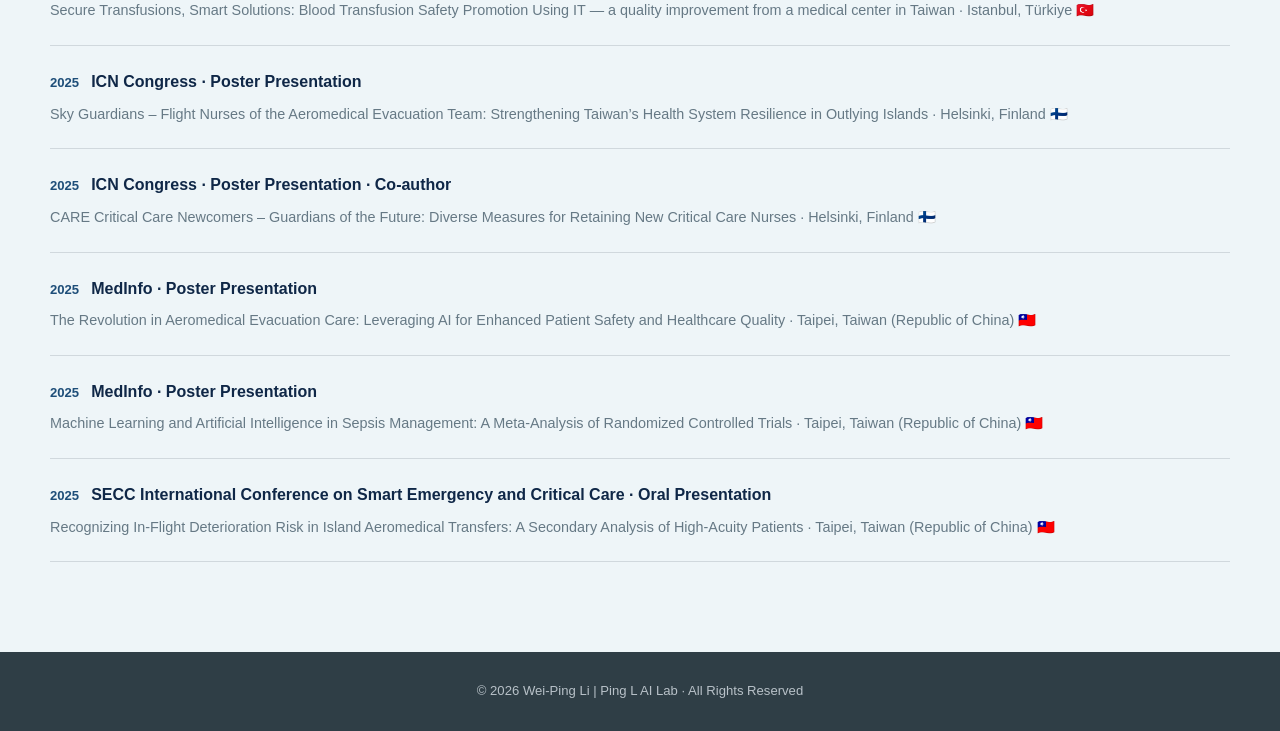
<file: publications.html>
<!DOCTYPE html>
<html lang="en">
<head>
<meta charset="UTF-8">
<meta name="viewport" content="width=device-width,initial-scale=1">
<title>Publications | Wei-Ping Li</title>
<link rel="stylesheet" href="assets/css/main.css">
</head>
<body>

<nav class="nav">
  <div class="container nav__inner">
    <a class="brand" href="index.html">
      <span class="brand__main">PING L</span><span class="brand__divider"></span><span class="brand__tail">AI LAB</span>
    </a>
    <div class="nav__links">
      <a href="index.html"><span data-lang="en">Home</span><span data-lang="zh">首頁</span></a>
      <a href="about.html"><span data-lang="en">About</span><span data-lang="zh">關於我</span></a>
      <a href="research.html"><span data-lang="en">Research</span><span data-lang="zh">研究</span></a>
      <a href="publications.html"><span data-lang="en">Publications</span><span data-lang="zh">學術著作</span></a>
      <a href="experience.html"><span data-lang="en">Experience</span><span data-lang="zh">經歷</span></a>
      <a href="credentials.html"><span data-lang="en">Credentials</span><span data-lang="zh">專業資格</span></a>
      <a href="contact.html"><span data-lang="en">Contact</span><span data-lang="zh">聯絡</span></a>
      <a href="#" data-coming-soon><span data-lang="en">CV</span><span data-lang="zh">履歷</span></a>
      <button class="lang-toggle" id="langToggle">中文</button>
    </div>
  </div>
</nav>


<section class="page-hero"><div class="container"><div class="eyebrow">Wei-Ping Li | Ping L AI Lab</div><h1><span data-lang="en">Publications & Conferences</span><span data-lang="zh">學術著作與國際研討會</span></h1><p><span data-lang="en">Peer-reviewed publications and selected international academic presentations.</span><span data-lang="zh">同行評審期刊著作與代表性國際學術發表。</span></p></div></section>
<section class="section"><div class="container"><div class="kicker">Peer-Reviewed Publications</div><h2><span data-lang="en">Journal Articles</span><span data-lang="zh">期刊論文</span></h2>
<div class="pub"><div class="pub__title"><strong>Li, W. P.</strong>, Wu, Y. C., Lin, Y. T., & Tsou, Y. F. (2018). Aeromedical evacuation of patients with potentially contagious diseases. <em>Journal of Aviation Medicine and Science, 32</em>, 97–102.</div><div class="pub__meta">DOI: <a href="https://doi.org/10.7011/JAMSROC.201812_32(1_2).0010">10.7011/JAMSROC.201812_32(1_2).0010</a></div></div>
<div class="pub"><div class="pub__title">Lan, H. Y., Chao, E., Lin, L. C., <strong>Li, W. P.</strong>, Yeh, K. M., Palmer, J., & Chiang, H. H. (2023). Determinants of quality of life in frontline healthcare providers caring for COVID-19 patients. <em>Journal of Clinical Nursing, 32</em>, 4988–4999.</div><div class="pub__meta">DOI: <a href="https://doi.org/10.1111/jocn.16723">10.1111/jocn.16723</a></div></div>
<div class="pub"><div class="pub__title"><strong>李偉平</strong>、李淑燕、陳美容、丁柔云（2024）。建置自動統整結構式資訊交班作業提升護理交班完整率。<em>源遠護理，18</em>(2)，30–39。</div><div class="pub__meta">DOI: <a href="https://doi.org/10.6530/YYN.202407_18(2).0005">10.6530/YYN.202407_18(2).0005</a></div></div>
<div class="pub"><div class="pub__title">Ma, C. Y., Lan, H. Y., <strong>Li, W. P.</strong>, & Chiang, H. H. (2025). Impact of policies and salary satisfaction on quality of life during COVID-19 pandemic: A moderated mediation model. <em>BMC Nursing, 24</em>(1), 773.</div><div class="pub__meta">DOI: <a href="https://doi.org/10.1186/s12912-025-03323-2">10.1186/s12912-025-03323-2</a></div></div>
</div></section>
<section class="section section--alt"><div class="container"><div class="kicker">International Conferences</div><h2><span data-lang="en">Selected Presentations</span><span data-lang="zh">代表性國際研討會發表</span></h2>
<div class="list-row"><span class="list-row__year">2023</span><span class="list-row__title">Sigma International Nursing Honor Society Annual Meeting · Poster Presentation</span><div class="list-row__meta">The Relationships Between Intrinsic Capacity, Frailty and Related Factors of the Elderly · Abu Dhabi, United Arab Emirates 🇦🇪</div></div>
<div class="list-row"><span class="list-row__year">2024</span><span class="list-row__title">Nursing Informatics · Invited Talk</span><div class="list-row__meta">Experiences of Emerging Professionals in Nursing Informatics · Manchester, United Kingdom 🇬🇧</div></div>
<div class="list-row"><span class="list-row__year">2024</span><span class="list-row__title">ISQua International Conference · Poster Presentation</span><div class="list-row__meta">Secure Transfusions, Smart Solutions: Blood Transfusion Safety Promotion Using IT — a quality improvement from a medical center in Taiwan · Istanbul, Türkiye 🇹🇷</div></div>
<div class="list-row"><span class="list-row__year">2025</span><span class="list-row__title">ICN Congress · Poster Presentation</span><div class="list-row__meta">Sky Guardians – Flight Nurses of the Aeromedical Evacuation Team: Strengthening Taiwan’s Health System Resilience in Outlying Islands · Helsinki, Finland 🇫🇮</div></div>
<div class="list-row"><span class="list-row__year">2025</span><span class="list-row__title">ICN Congress · Poster Presentation · Co-author</span><div class="list-row__meta">CARE Critical Care Newcomers – Guardians of the Future: Diverse Measures for Retaining New Critical Care Nurses · Helsinki, Finland 🇫🇮</div></div>
<div class="list-row"><span class="list-row__year">2025</span><span class="list-row__title">MedInfo · Poster Presentation</span><div class="list-row__meta">The Revolution in Aeromedical Evacuation Care: Leveraging AI for Enhanced Patient Safety and Healthcare Quality · Taipei, Taiwan (Republic of China) 🇹🇼</div></div>
<div class="list-row"><span class="list-row__year">2025</span><span class="list-row__title">MedInfo · Poster Presentation</span><div class="list-row__meta">Machine Learning and Artificial Intelligence in Sepsis Management: A Meta-Analysis of Randomized Controlled Trials · Taipei, Taiwan (Republic of China) 🇹🇼</div></div>
<div class="list-row"><span class="list-row__year">2025</span><span class="list-row__title">SECC International Conference on Smart Emergency and Critical Care · Oral Presentation</span><div class="list-row__meta">Recognizing In-Flight Deterioration Risk in Island Aeromedical Transfers: A Secondary Analysis of High-Acuity Patients · Taipei, Taiwan (Republic of China) 🇹🇼</div></div>
</div></section>


<footer>© 2026 Wei-Ping Li | Ping L AI Lab · All Rights Reserved</footer>
<script src="assets/js/language.js"></script>
<script src="assets/js/main.js"></script>


</body>
</html>
</file>
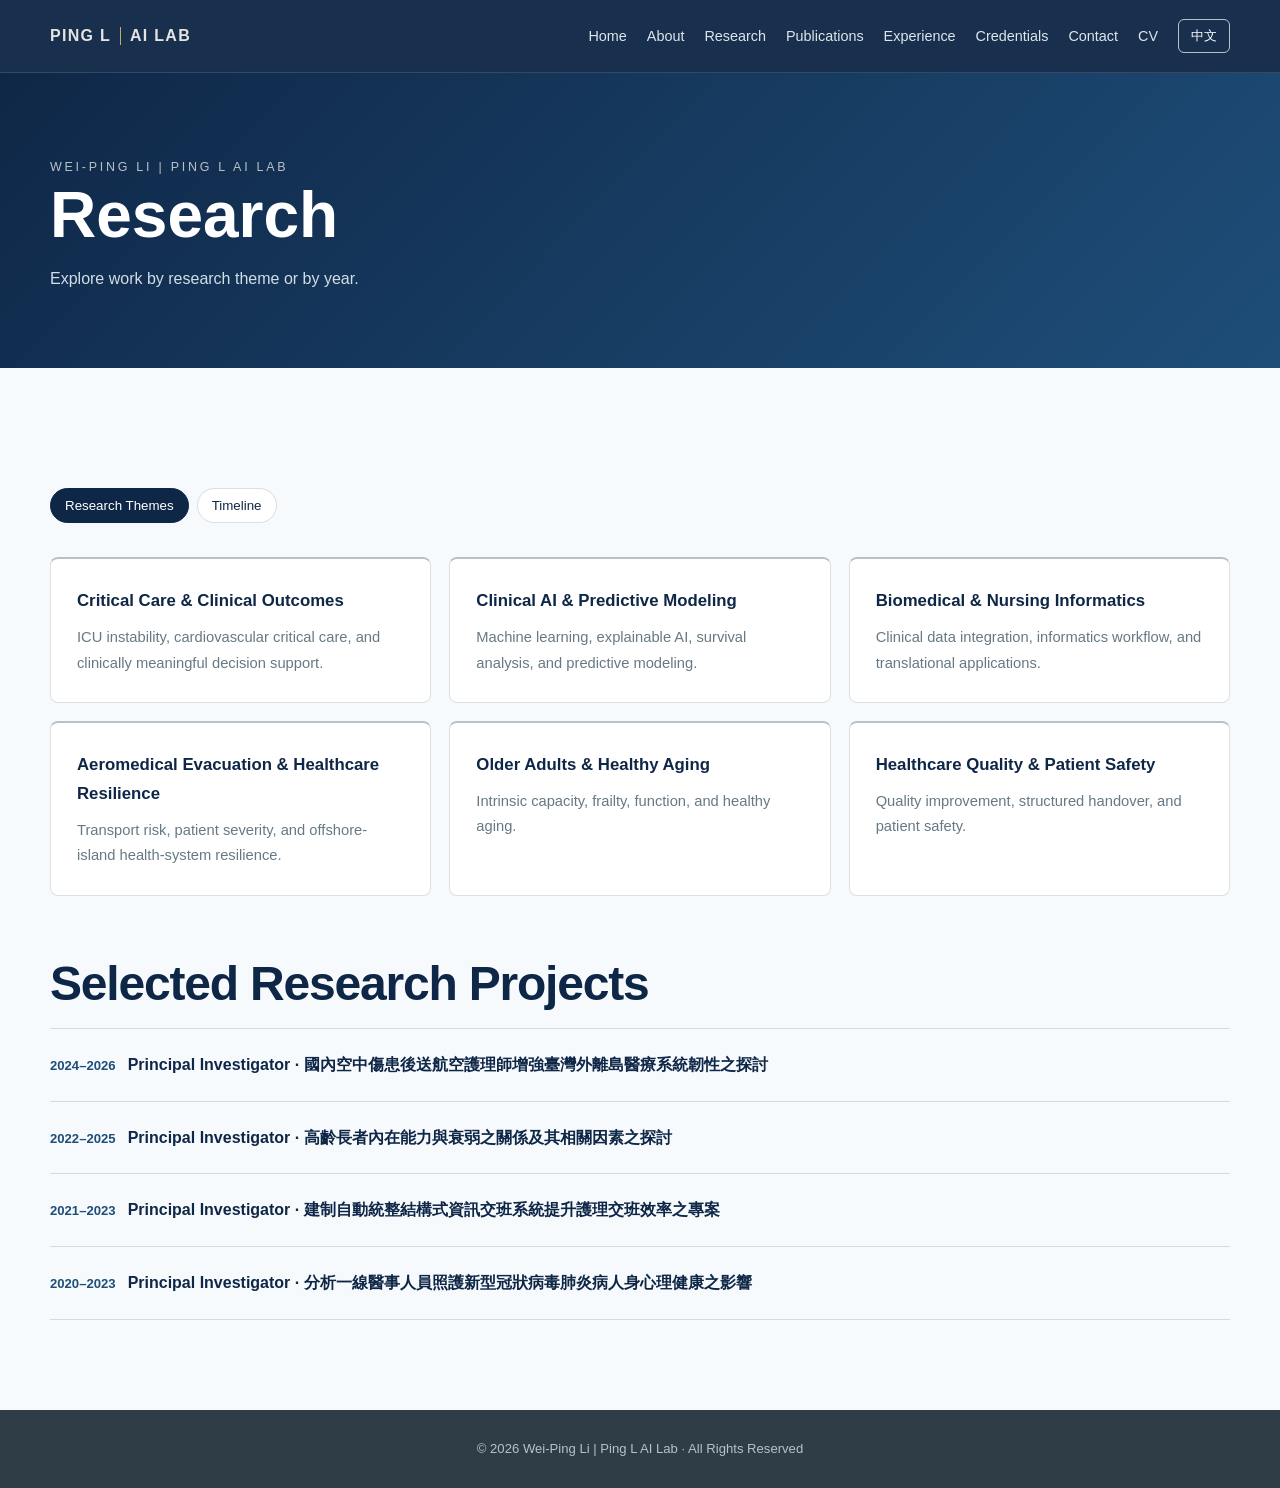
<file: research.html>
<!DOCTYPE html>
<html lang="en">
<head>
<meta charset="UTF-8">
<meta name="viewport" content="width=device-width,initial-scale=1">
<title>Research | Wei-Ping Li</title>
<link rel="stylesheet" href="assets/css/main.css">
</head>
<body>

<nav class="nav">
  <div class="container nav__inner">
    <a class="brand" href="index.html">
      <span class="brand__main">PING L</span><span class="brand__divider"></span><span class="brand__tail">AI LAB</span>
    </a>
    <div class="nav__links">
      <a href="index.html"><span data-lang="en">Home</span><span data-lang="zh">首頁</span></a>
      <a href="about.html"><span data-lang="en">About</span><span data-lang="zh">關於我</span></a>
      <a href="research.html"><span data-lang="en">Research</span><span data-lang="zh">研究</span></a>
      <a href="publications.html"><span data-lang="en">Publications</span><span data-lang="zh">學術著作</span></a>
      <a href="experience.html"><span data-lang="en">Experience</span><span data-lang="zh">經歷</span></a>
      <a href="credentials.html"><span data-lang="en">Credentials</span><span data-lang="zh">專業資格</span></a>
      <a href="contact.html"><span data-lang="en">Contact</span><span data-lang="zh">聯絡</span></a>
      <a href="#" data-coming-soon><span data-lang="en">CV</span><span data-lang="zh">履歷</span></a>
      <button class="lang-toggle" id="langToggle">中文</button>
    </div>
  </div>
</nav>


<section class="page-hero"><div class="container"><div class="eyebrow">Wei-Ping Li | Ping L AI Lab</div><h1><span data-lang="en">Research</span><span data-lang="zh">研究</span></h1><p><span data-lang="en">Explore work by research theme or by year.</span><span data-lang="zh">可依研究領域或年份瀏覽。</span></p></div></section>
<section class="section"><div class="container">
<div class="switcher"><button class="active" data-research-view="theme"><span data-lang="en">Research Themes</span><span data-lang="zh">研究領域</span></button><button data-research-view="year"><span data-lang="en">Timeline</span><span data-lang="zh">時間軸</span></button></div>
<div id="researchThemeView">
<div class="cards">
<div class="card"><h3>Critical Care & Clinical Outcomes</h3><p><span data-lang="en">ICU instability, cardiovascular critical care, and clinically meaningful decision support.</span><span data-lang="zh">重症不穩定、心血管重症與臨床決策支援。</span></p></div>
<div class="card"><h3>Clinical AI & Predictive Modeling</h3><p><span data-lang="en">Machine learning, explainable AI, survival analysis, and predictive modeling.</span><span data-lang="zh">機器學習、可解釋 AI、生存分析與預測模型。</span></p></div>
<div class="card"><h3>Biomedical & Nursing Informatics</h3><p><span data-lang="en">Clinical data integration, informatics workflow, and translational applications.</span><span data-lang="zh">臨床資料整合、資訊流程與轉譯應用。</span></p></div>
<div class="card"><h3>Aeromedical Evacuation & Healthcare Resilience</h3><p><span data-lang="en">Transport risk, patient severity, and offshore-island health-system resilience.</span><span data-lang="zh">後送風險、病人嚴重度與外離島醫療韌性。</span></p></div>
<div class="card"><h3>Older Adults & Healthy Aging</h3><p><span data-lang="en">Intrinsic capacity, frailty, function, and healthy aging.</span><span data-lang="zh">內在能力、衰弱、功能與健康老化。</span></p></div>
<div class="card"><h3>Healthcare Quality & Patient Safety</h3><p><span data-lang="en">Quality improvement, structured handover, and patient safety.</span><span data-lang="zh">品質改善、結構化交班與病人安全。</span></p></div>
</div>
<h2 style="margin-top:60px"><span data-lang="en">Selected Research Projects</span><span data-lang="zh">代表性研究計畫</span></h2>
<div class="list-row"><span class="list-row__year">2024–2026</span><span class="list-row__title">Principal Investigator · 國內空中傷患後送航空護理師增強臺灣外離島醫療系統韌性之探討</span></div>
<div class="list-row"><span class="list-row__year">2022–2025</span><span class="list-row__title">Principal Investigator · 高齡長者內在能力與衰弱之關係及其相關因素之探討</span></div>
<div class="list-row"><span class="list-row__year">2021–2023</span><span class="list-row__title">Principal Investigator · 建制自動統整結構式資訊交班系統提升護理交班效率之專案</span></div>
<div class="list-row"><span class="list-row__year">2020–2023</span><span class="list-row__title">Principal Investigator · 分析一線醫事人員照護新型冠狀病毒肺炎病人身心理健康之影響</span></div>
</div>
<div id="researchYearView" class="hidden">
<div class="timeline">
<div class="timeline__item"><div class="timeline__date">2024–2026</div><div class="timeline__title">Aeromedical Evacuation & Healthcare Resilience</div><div class="timeline__text">Principal Investigator · 國內空中傷患後送航空護理師增強臺灣外離島醫療系統韌性之探討</div></div>
<div class="timeline__item"><div class="timeline__date">2022–2025</div><div class="timeline__title">Older Adults & Healthy Aging</div><div class="timeline__text">Principal Investigator · 高齡長者內在能力與衰弱之關係及其相關因素之探討</div></div>
<div class="timeline__item"><div class="timeline__date">2021–2023</div><div class="timeline__title">Biomedical & Nursing Informatics</div><div class="timeline__text">Principal Investigator · 建制自動統整結構式資訊交班系統提升護理交班效率之專案</div></div>
<div class="timeline__item"><div class="timeline__date">2020–2023</div><div class="timeline__title">Healthcare Workforce & COVID-19</div><div class="timeline__text">Principal Investigator · 分析一線醫事人員照護新型冠狀病毒肺炎病人身心理健康之影響</div></div>
</div>
</div>
</div></section>


<footer>© 2026 Wei-Ping Li | Ping L AI Lab · All Rights Reserved</footer>
<script src="assets/js/language.js"></script>
<script src="assets/js/main.js"></script>


<script>
document.querySelectorAll('[data-research-view]').forEach(btn=>{
  btn.addEventListener('click',()=>{
    document.querySelectorAll('[data-research-view]').forEach(b=>b.classList.remove('active'));
    btn.classList.add('active');
    const v=btn.dataset.researchView;
    document.getElementById('researchThemeView').classList.toggle('hidden',v!=='theme');
    document.getElementById('researchYearView').classList.toggle('hidden',v!=='year');
  });
});
</script>

</body>
</html>
</file>
<file: assets/css/main.css>
:root{
  --navy:#0F2747;--ocean:#1E4E79;--steel:#5C7C96;--cyan:#3D7EA6;--ice:#DCEAF2;
  --silver:#B8C1C8;--platinum:#E5E4E2;--titanium:#6F7C85;--gunmetal:#2F3E46;
  --soft:#F7FAFC;--white:#FFFFFF;--gold:#C9A86A;--pale-gold:#D6C28A;
  --text:#243746;--muted:#667985;--border:rgba(111,124,133,.24);--max:1180px;
  --shadow:0 18px 45px rgba(15,39,71,.08)
}
*{box-sizing:border-box}html{scroll-behavior:smooth}
body{margin:0;font-family:Inter,"Noto Sans TC","PingFang TC","Microsoft JhengHei","Segoe UI",Arial,sans-serif;background:var(--soft);color:var(--text);line-height:1.72}
a{color:inherit}img{max-width:100%;display:block}.container{width:min(var(--max),calc(100% - 40px));margin:auto}
.nav{position:sticky;top:0;z-index:50;background:rgba(15,39,71,.96);border-bottom:1px solid rgba(184,193,200,.18);backdrop-filter:blur(12px)}
.nav__inner{min-height:72px;display:flex;align-items:center;justify-content:space-between;gap:28px}
.brand{display:flex;align-items:center;gap:9px;text-decoration:none;letter-spacing:.08em;font-weight:700}
.brand__main,.brand__tail{color:var(--platinum)}.brand__divider{width:1px;height:18px;background:var(--gold);display:inline-block}
.nav__links{display:flex;align-items:center;gap:20px;flex-wrap:wrap}.nav__links a{text-decoration:none;color:#DDE6EC;font-size:.9rem}.nav__links a:hover{color:#fff}
.lang-toggle{border:1px solid var(--silver);background:transparent;color:#fff;border-radius:6px;padding:7px 12px;cursor:pointer}
.hero{position:relative;overflow:hidden;color:#fff;background:radial-gradient(circle at 78% 28%,rgba(61,126,166,.28),transparent 34%),linear-gradient(135deg,var(--navy),#173C63 58%,var(--ocean))}
.hero:before{content:"";position:absolute;inset:0;opacity:.3;pointer-events:none;background-image:linear-gradient(rgba(229,228,226,.06) 1px,transparent 1px),linear-gradient(90deg,rgba(229,228,226,.06) 1px,transparent 1px);background-size:52px 52px}
.hero__inner{position:relative;z-index:1;min-height:78vh;display:grid;grid-template-columns:1.25fr .75fr;align-items:center;gap:54px;padding:100px 0}
.eyebrow{text-transform:uppercase;letter-spacing:.22em;color:var(--silver);font-size:.78rem}.gold-line{width:52px;height:2px;background:var(--gold);margin:22px 0 28px}
.hero h1{font-size:clamp(3rem,7vw,5.8rem);line-height:1.02;margin:0;letter-spacing:-.045em}.hero__zhname{margin:.5rem 0 1.1rem;color:var(--platinum);font-size:1.05rem;letter-spacing:.12em}
.hero__role{font-size:1.12rem;color:#E8EEF2}.hero__identity{color:#C9D7E0;max-width:760px}.hero__statement{font-size:clamp(1.35rem,2.6vw,2rem);font-weight:300;max-width:820px;margin:34px 0 0}
.hero__actions{display:flex;gap:12px;flex-wrap:wrap;margin-top:36px}.btn{display:inline-block;text-decoration:none;border-radius:6px;padding:12px 18px;font-weight:650;font-size:.92rem}
.btn--primary{background:var(--cyan);border:1px solid var(--cyan);color:#fff}.btn--secondary{background:transparent;border:1px solid var(--silver);color:#fff}.btn--ghost{background:transparent;border:1px solid var(--border);color:var(--navy)}
.hero__portrait{align-self:end;display:flex;justify-content:center;align-items:flex-end}.portrait-shell{width:min(390px,100%);min-height:470px;position:relative;border-left:1px solid rgba(229,228,226,.28);border-right:1px solid rgba(229,228,226,.12);display:flex;align-items:flex-end;justify-content:center}
.portrait-placeholder{width:100%;aspect-ratio:4/5;border:1px dashed rgba(229,228,226,.35);display:grid;place-items:center;text-align:center;color:#C9D7E0;padding:32px}
.section{padding:90px 0}.section--alt{background:#EEF5F8}.section--dark{background:var(--navy);color:#fff}.kicker{text-transform:uppercase;letter-spacing:.2em;font-size:.75rem;font-weight:700;color:var(--ocean)}.section--dark .kicker{color:var(--silver)}
h2{font-size:clamp(2rem,4vw,3rem);line-height:1.15;letter-spacing:-.025em;color:var(--navy);margin:.6rem 0 1.1rem}.section--dark h2{color:#fff}.lead{max-width:820px;color:var(--muted);font-size:1.03rem}.section--dark .lead{color:#CFDCE5}
.grid-2{display:grid;grid-template-columns:1.35fr .65fr;gap:60px}.meta-panel{border-left:2px solid var(--silver);padding-left:26px}.meta-item{margin-bottom:22px}.meta-item small{display:block;text-transform:uppercase;letter-spacing:.12em;font-size:.72rem;color:var(--titanium)}.meta-item strong{color:var(--navy)}
.cards{display:grid;grid-template-columns:repeat(3,1fr);gap:18px;margin-top:34px}.card{background:#fff;border:1px solid var(--border);border-top:2px solid var(--silver);border-radius:8px;padding:26px;transition:.2s ease}.card:hover{transform:translateY(-3px);box-shadow:var(--shadow);border-top-color:var(--cyan)}.card h3{color:var(--navy);margin:.1rem 0 .6rem;font-size:1.05rem}.card p{color:var(--muted);font-size:.92rem;margin:0}
.list-row{padding:22px 0;border-top:1px solid rgba(184,193,200,.55)}.list-row:last-child{border-bottom:1px solid rgba(184,193,200,.55)}.list-row__year{color:var(--ocean);font-weight:700;font-size:.82rem;margin-right:12px}.list-row__title{font-weight:680;color:var(--navy)}.list-row__meta{color:var(--muted);font-size:.9rem;margin-top:6px}
.timeline{position:relative;padding-left:34px;margin-top:34px}.timeline:before{content:"";position:absolute;left:5px;top:4px;bottom:4px;width:1px;background:linear-gradient(var(--silver),var(--steel))}.timeline__item{position:relative;margin:0 0 34px}.timeline__item:before{content:"";position:absolute;left:-33px;top:8px;width:9px;height:9px;background:var(--ocean);border:3px solid var(--ice);border-radius:50%}.timeline__date{color:var(--steel);font-weight:700;font-size:.8rem}.timeline__title{color:var(--navy);font-weight:680}.timeline__text{color:var(--muted);font-size:.92rem}
.page-hero{padding:84px 0 60px;background:linear-gradient(135deg,var(--navy),var(--ocean));color:#fff}.page-hero h1{font-size:clamp(2.6rem,5vw,4.4rem);margin:.2rem 0 .8rem;line-height:1.05}.page-hero p{color:#D1DEE6;max-width:780px}
.switcher{display:flex;gap:8px;flex-wrap:wrap;margin:30px 0}.switcher button{border:1px solid var(--border);background:#fff;color:var(--navy);padding:9px 14px;border-radius:999px;cursor:pointer}.switcher button.active{background:var(--navy);color:#fff;border-color:var(--navy)}.hidden{display:none!important}
.pub{padding:24px 0;border-top:1px solid rgba(184,193,200,.55)}.pub:last-child{border-bottom:1px solid rgba(184,193,200,.55)}.pub__title{font-weight:680;color:var(--navy)}.pub__meta{color:var(--muted);font-size:.92rem}.pub a{color:var(--ocean);text-decoration:none}.pub a:hover{text-decoration:underline}
.map-wrap{margin-top:38px;border:1px solid rgba(184,193,200,.2);border-radius:12px;overflow:hidden;background:linear-gradient(180deg,#102B4D,#0F2747);box-shadow:0 12px 35px rgba(0,0,0,.08)}
.map-svg{width:100%;height:auto;display:block}.map-land{fill:#6F7C85;opacity:.18}.route{fill:none;stroke:#B8C1C8;stroke-width:1.1;opacity:.35;stroke-dasharray:4 6}.route.draw{stroke-dasharray:700;stroke-dashoffset:700;animation:drawRoute 2.3s ease forwards}@keyframes drawRoute{to{stroke-dashoffset:0}}
.city-dot{fill:var(--cyan);stroke:#DCEAF2;stroke-width:1.3;cursor:pointer;transition:.2s ease}.city-dot--home{fill:var(--gold)}.map-label{fill:#DCEAF2;font-size:12px;pointer-events:none}
.map-tooltip{position:absolute;display:none;min-width:250px;max-width:320px;background:#fff;color:var(--text);border:1px solid var(--border);border-radius:8px;box-shadow:var(--shadow);padding:14px 16px;z-index:5}.map-shell{position:relative}.mobile-conferences{display:none}
.contact-links{display:grid;gap:12px}.contact-links a{text-decoration:none;color:var(--platinum);padding:12px 0;border-bottom:1px solid rgba(184,193,200,.18)}
footer{background:var(--gunmetal);color:var(--silver);text-align:center;padding:28px;font-size:.82rem}
[data-lang="zh"]{display:none}body.lang-zh [data-lang="en"]{display:none}body.lang-zh [data-lang="zh"]{display:initial}
@media(max-width:900px){.hero__inner,.grid-2{grid-template-columns:1fr}.hero__portrait{order:-1;justify-content:flex-start}.portrait-shell{width:280px;min-height:340px}.cards{grid-template-columns:1fr 1fr}.nav__links a{display:none}}
@media(max-width:650px){.container{width:min(100% - 28px,var(--max))}.hero__inner{padding:72px 0}.cards{grid-template-columns:1fr}.section{padding:70px 0}.map-wrap{display:none}.mobile-conferences{display:block}}
</file>
